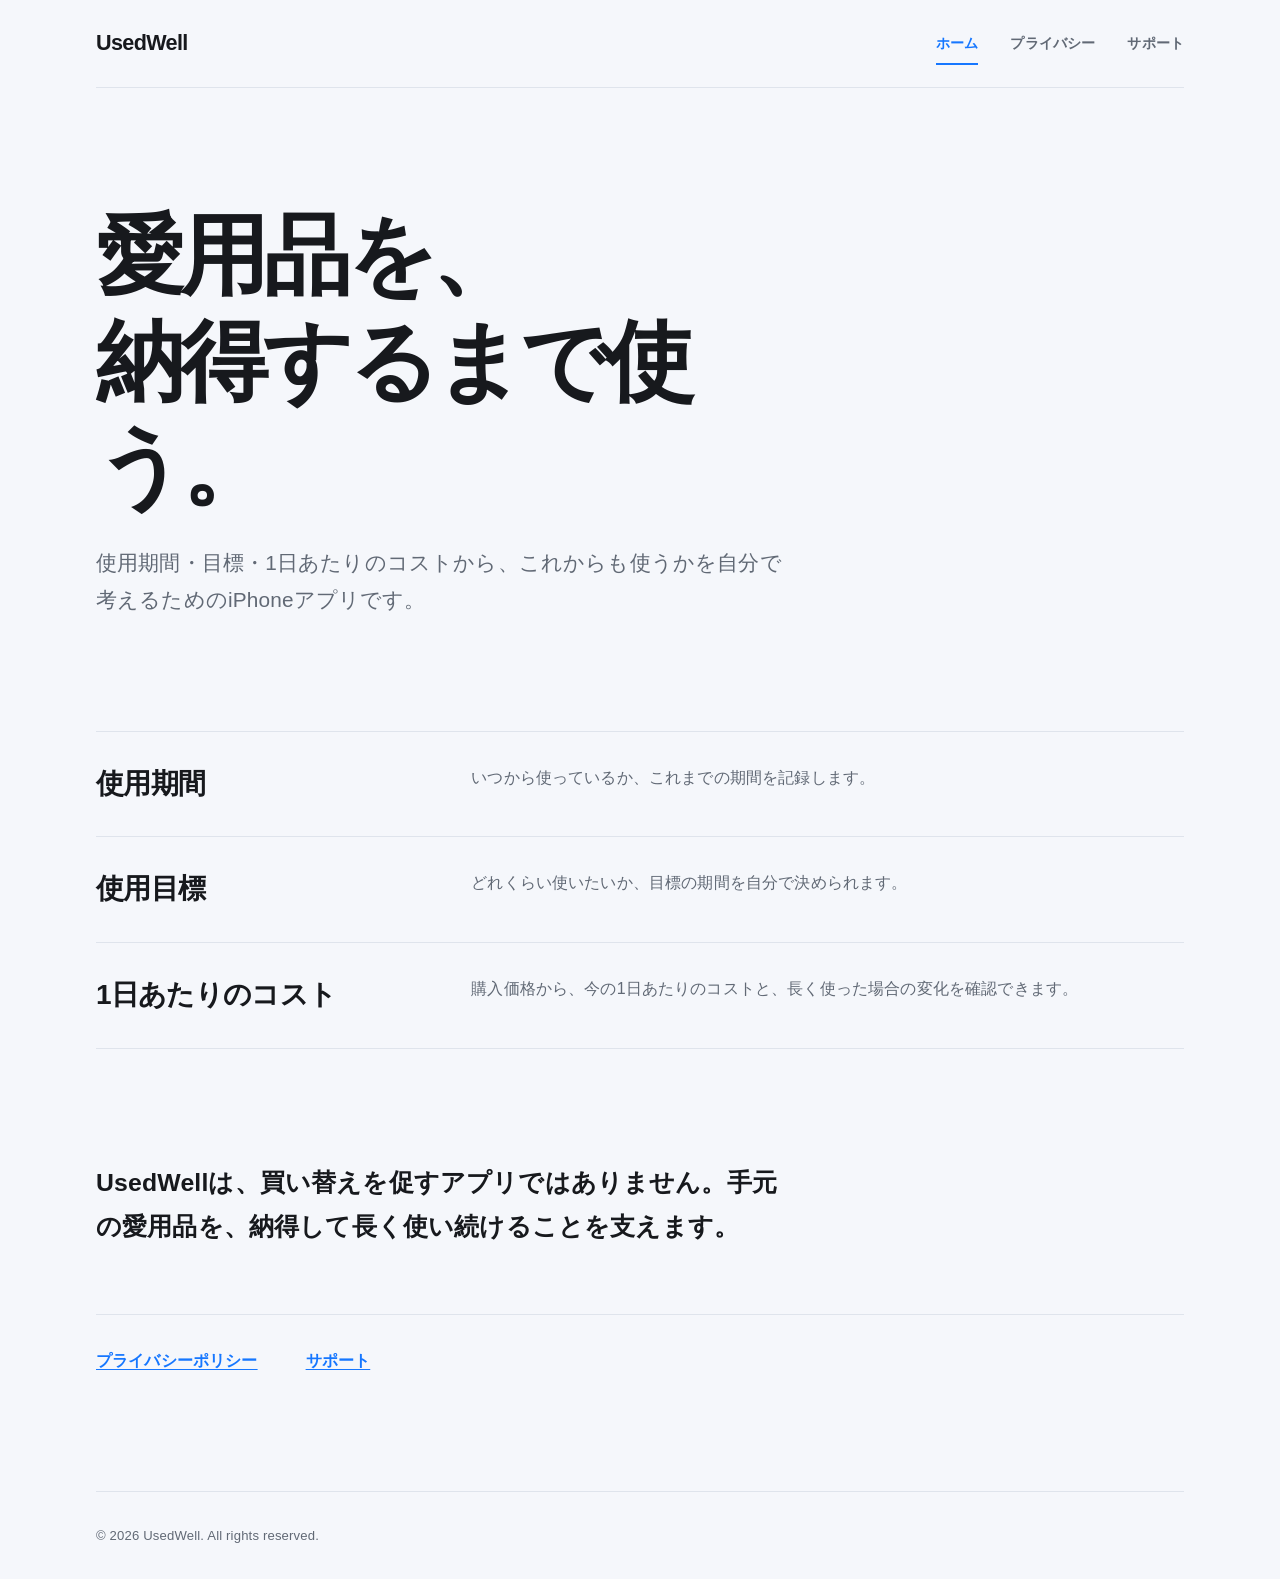
<file: docs/index.html>
<!doctype html>
<html lang="ja">
  <head>
    <meta charset="utf-8">
    <meta name="viewport" content="width=device-width, initial-scale=1">
    <meta name="description" content="愛用品を、納得するまで使うためのiPhoneアプリ UsedWell。">
    <title>UsedWell</title>
    <link rel="stylesheet" href="./styles.css">
  </head>
  <body>
    <header class="site-header">
      <a class="brand" href="./" aria-label="UsedWell ホーム">UsedWell</a>
      <nav class="site-nav" aria-label="メインナビゲーション">
        <a href="./" aria-current="page">ホーム</a>
        <a href="./privacy/">プライバシー</a>
        <a href="./support/">サポート</a>
      </nav>
    </header>
    <main>
      <section class="hero">
        <h1>愛用品を、<br>納得するまで使う。</h1>
        <p class="lead">使用期間・目標・1日あたりのコストから、これからも使うかを自分で考えるためのiPhoneアプリです。</p>
      </section>
      <section class="feature-list" aria-label="UsedWellで確認できること">
        <article class="feature">
          <h2>使用期間</h2>
          <p>いつから使っているか、これまでの期間を記録します。</p>
        </article>
        <article class="feature">
          <h2>使用目標</h2>
          <p>どれくらい使いたいか、目標の期間を自分で決められます。</p>
        </article>
        <article class="feature">
          <h2>1日あたりのコスト</h2>
          <p>購入価格から、今の1日あたりのコストと、長く使った場合の変化を確認できます。</p>
        </article>
      </section>
      <p class="statement">UsedWellは、買い替えを促すアプリではありません。手元の愛用品を、納得して長く使い続けることを支えます。</p>
      <nav class="page-links" aria-label="関連ページ">
        <a href="./privacy/">プライバシーポリシー</a>
        <a href="./support/">サポート</a>
      </nav>
    </main>
    <footer class="site-footer">© 2026 UsedWell. All rights reserved.</footer>
  </body>
</html>
</file>
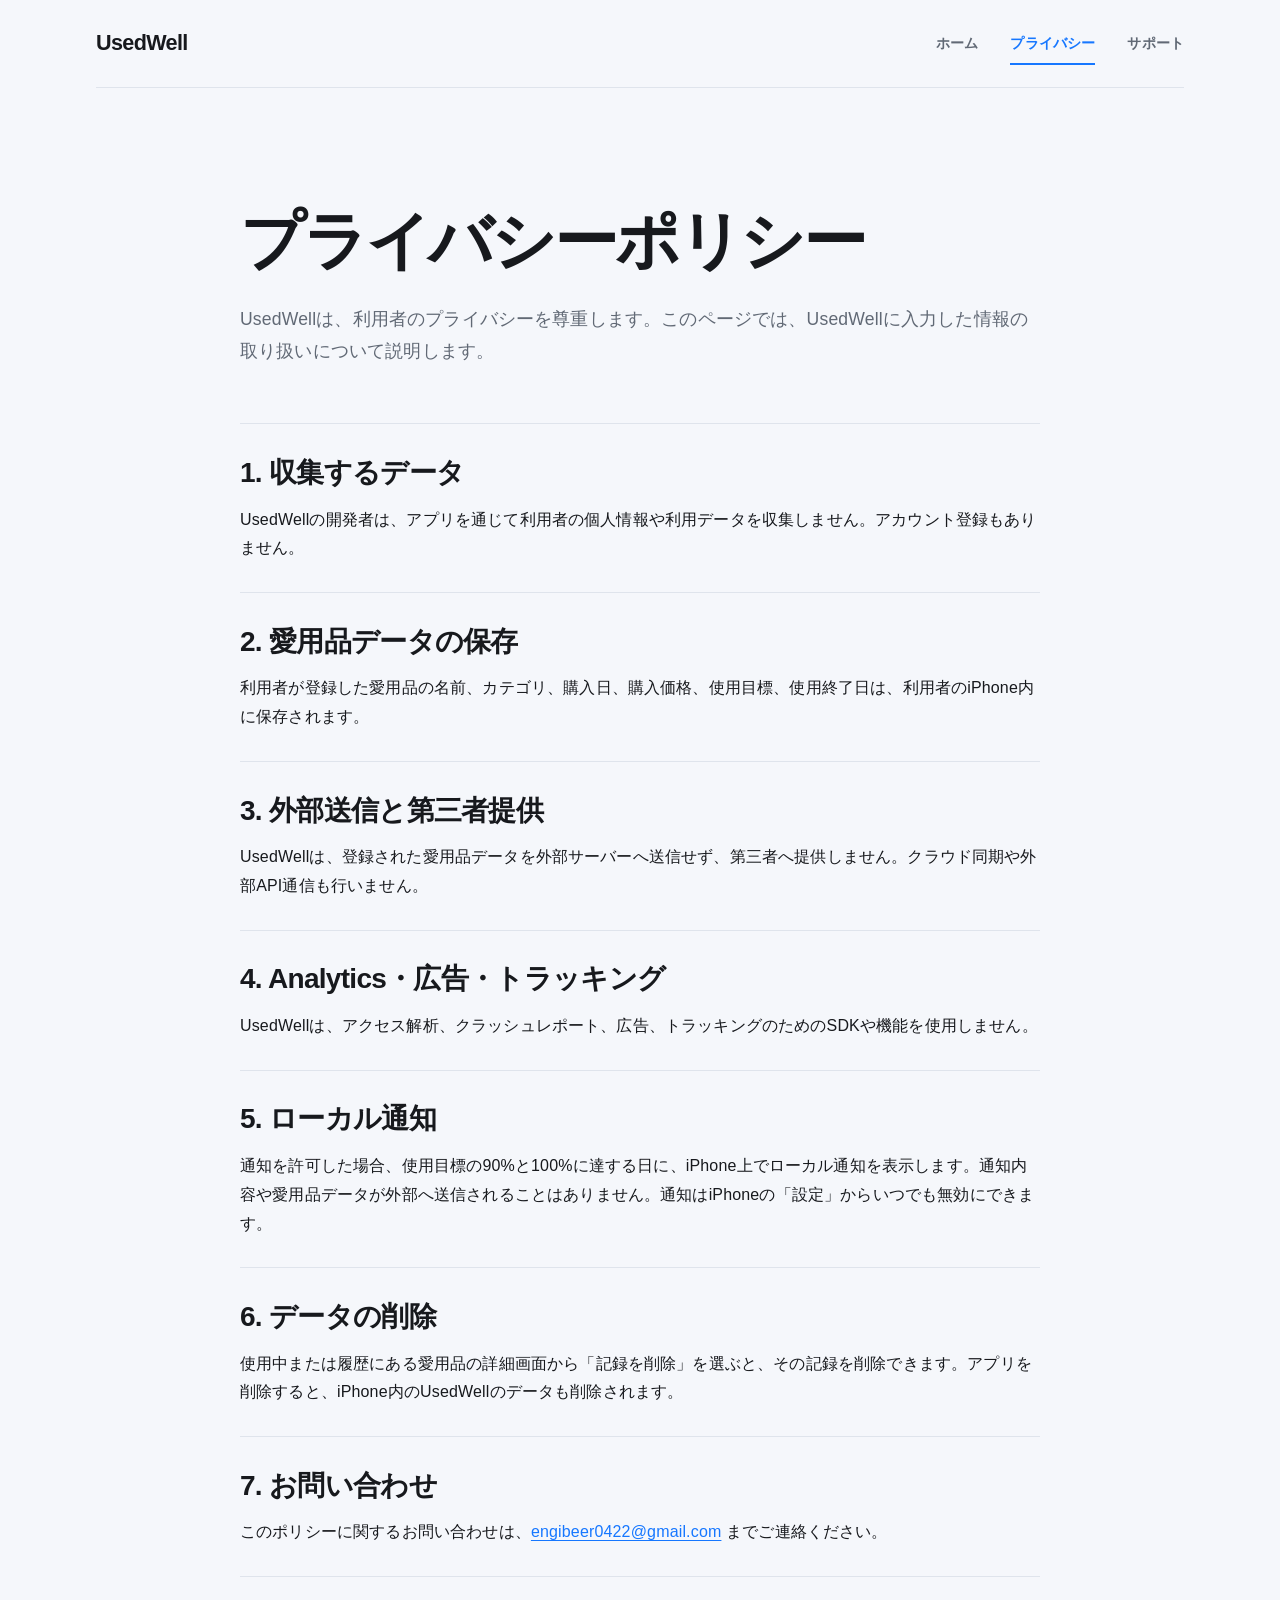
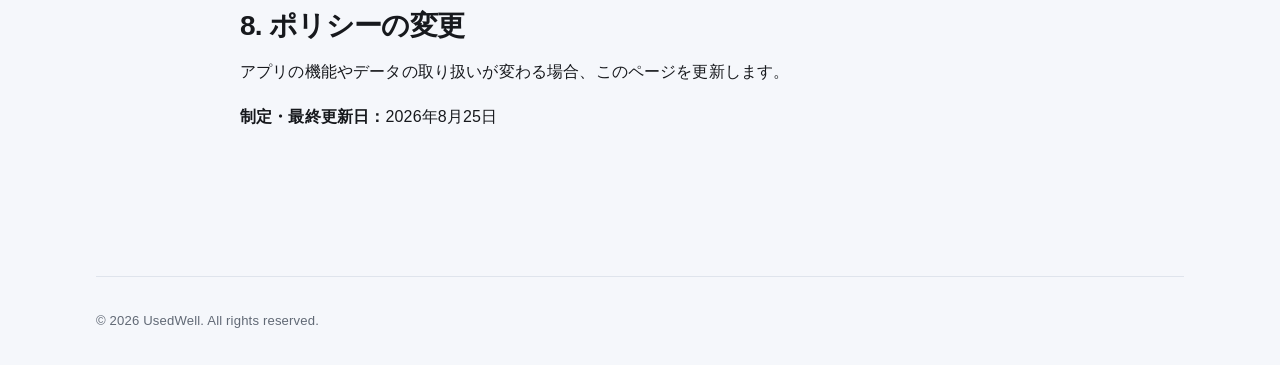
<file: docs/privacy/index.html>
<!doctype html>
<html lang="ja">
  <head>
    <meta charset="utf-8">
    <meta name="viewport" content="width=device-width, initial-scale=1">
    <meta name="description" content="UsedWellのプライバシーポリシー。">
    <title>プライバシーポリシー | UsedWell</title>
    <link rel="stylesheet" href="../styles.css">
  </head>
  <body>
    <header class="site-header">
      <a class="brand" href="../" aria-label="UsedWell ホーム">UsedWell</a>
      <nav class="site-nav" aria-label="メインナビゲーション">
        <a href="../">ホーム</a>
        <a href="./" aria-current="page">プライバシー</a>
        <a href="../support/">サポート</a>
      </nav>
    </header>
    <main class="document">
      <h1>プライバシーポリシー</h1>
      <p class="document-intro">UsedWellは、利用者のプライバシーを尊重します。このページでは、UsedWellに入力した情報の取り扱いについて説明します。</p>
      <section class="policy-section">
        <h2>1. 収集するデータ</h2>
        <p>UsedWellの開発者は、アプリを通じて利用者の個人情報や利用データを収集しません。アカウント登録もありません。</p>
      </section>
      <section class="policy-section">
        <h2>2. 愛用品データの保存</h2>
        <p>利用者が登録した愛用品の名前、カテゴリ、購入日、購入価格、使用目標、使用終了日は、利用者のiPhone内に保存されます。</p>
      </section>
      <section class="policy-section">
        <h2>3. 外部送信と第三者提供</h2>
        <p>UsedWellは、登録された愛用品データを外部サーバーへ送信せず、第三者へ提供しません。クラウド同期や外部API通信も行いません。</p>
      </section>
      <section class="policy-section">
        <h2>4. Analytics・広告・トラッキング</h2>
        <p>UsedWellは、アクセス解析、クラッシュレポート、広告、トラッキングのためのSDKや機能を使用しません。</p>
      </section>
      <section class="policy-section">
        <h2>5. ローカル通知</h2>
        <p>通知を許可した場合、使用目標の90%と100%に達する日に、iPhone上でローカル通知を表示します。通知内容や愛用品データが外部へ送信されることはありません。通知はiPhoneの「設定」からいつでも無効にできます。</p>
      </section>
      <section class="policy-section">
        <h2>6. データの削除</h2>
        <p>使用中または履歴にある愛用品の詳細画面から「記録を削除」を選ぶと、その記録を削除できます。アプリを削除すると、iPhone内のUsedWellのデータも削除されます。</p>
      </section>
      <section class="policy-section">
        <h2>7. お問い合わせ</h2>
        <p>このポリシーに関するお問い合わせは、<a href="mailto:engibeer0422@gmail.com?subject=UsedWell%20Privacy">engibeer0422@gmail.com</a> までご連絡ください。</p>
      </section>
      <section class="policy-section">
        <h2>8. ポリシーの変更</h2>
        <p>アプリの機能やデータの取り扱いが変わる場合、このページを更新します。</p>
        <p><strong>制定・最終更新日：</strong>2026年8月25日</p>
      </section>
    </main>
    <footer class="site-footer">© 2026 UsedWell. All rights reserved.</footer>
  </body>
</html>
</file>
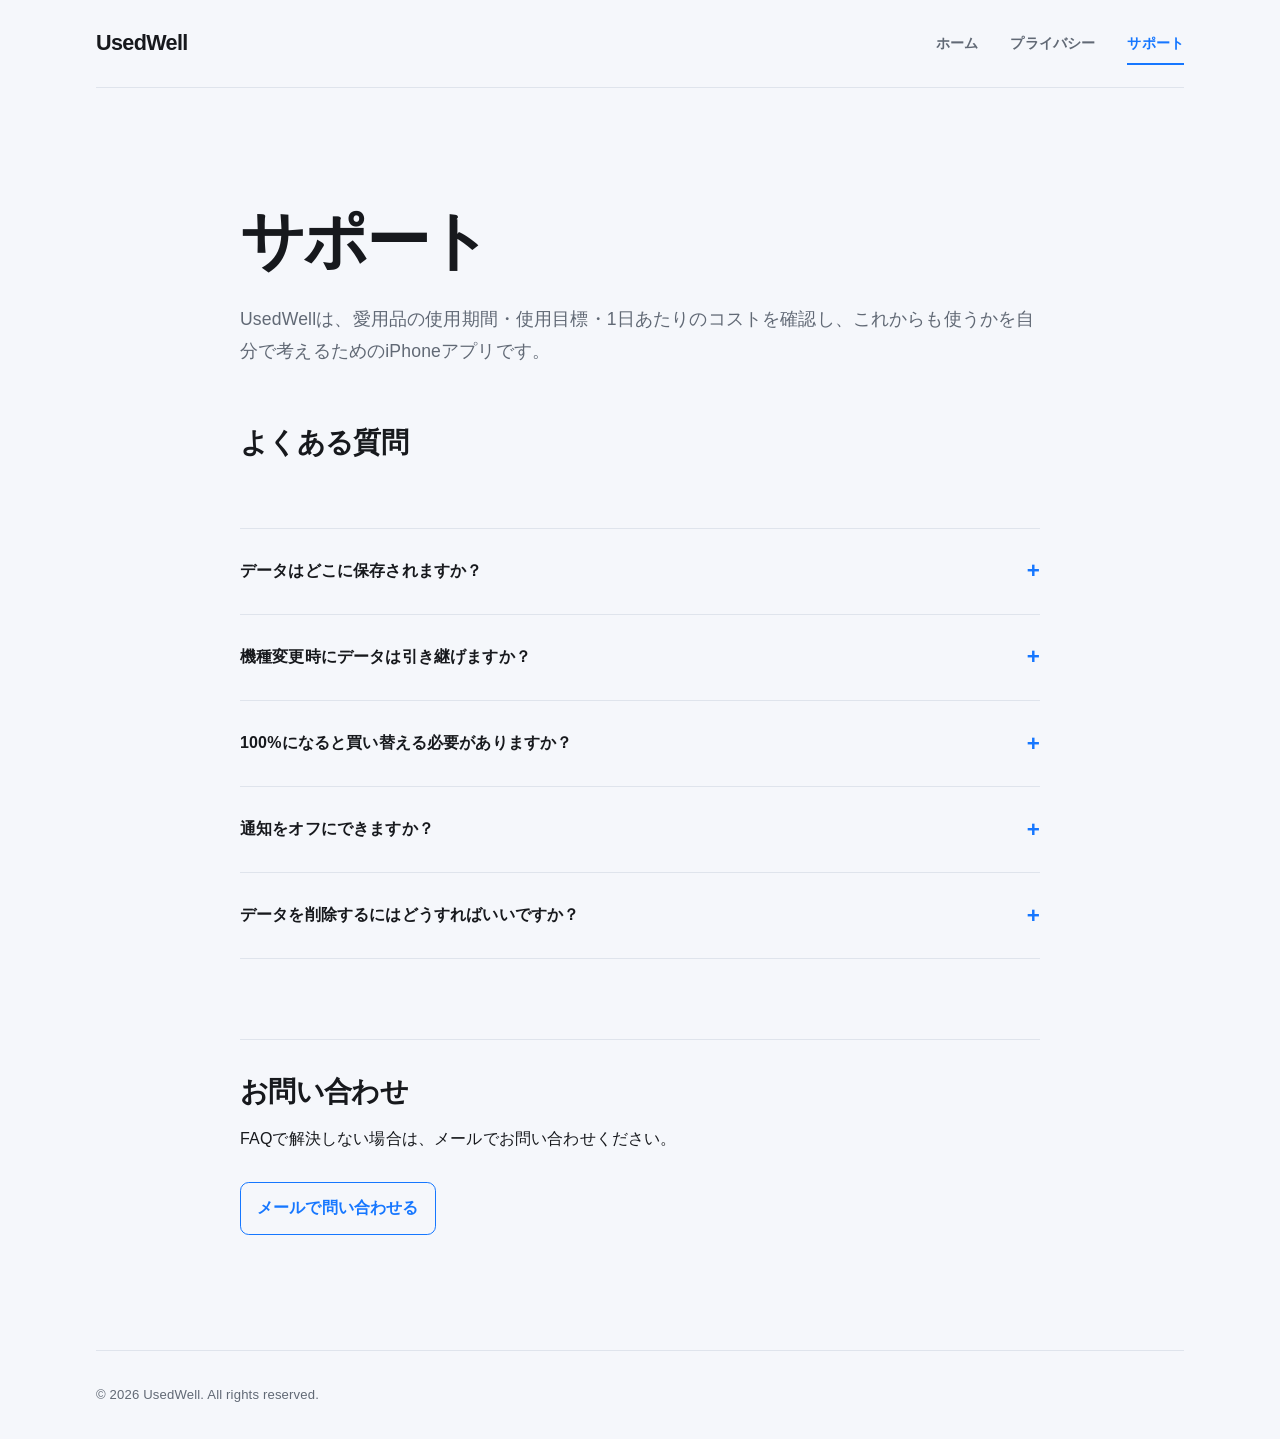
<file: docs/support/index.html>
<!doctype html>
<html lang="ja">
  <head>
    <meta charset="utf-8">
    <meta name="viewport" content="width=device-width, initial-scale=1">
    <meta name="description" content="UsedWellのサポートとよくある質問。">
    <title>サポート | UsedWell</title>
    <link rel="stylesheet" href="../styles.css">
  </head>
  <body>
    <header class="site-header">
      <a class="brand" href="../" aria-label="UsedWell ホーム">UsedWell</a>
      <nav class="site-nav" aria-label="メインナビゲーション">
        <a href="../">ホーム</a>
        <a href="../privacy/">プライバシー</a>
        <a href="./" aria-current="page">サポート</a>
      </nav>
    </header>
    <main class="document">
      <h1>サポート</h1>
      <p class="document-intro">UsedWellは、愛用品の使用期間・使用目標・1日あたりのコストを確認し、これからも使うかを自分で考えるためのiPhoneアプリです。</p>
      <section aria-labelledby="faq-heading">
        <h2 id="faq-heading">よくある質問</h2>
        <div class="faq">
          <details>
            <summary>データはどこに保存されますか？</summary>
            <p>登録した愛用品のデータは、UsedWellを使用しているiPhone内に保存されます。外部サーバーへの送信やクラウド同期は行いません。</p>
          </details>
          <details>
            <summary>機種変更時にデータは引き継げますか？</summary>
            <p>UsedWellには、独自のデータ移行機能やクラウド同期機能はありません。iPhoneのバックアップや移行によるアプリデータの引き継ぎは、Appleが提供する機能と設定に依存します。</p>
          </details>
          <details>
            <summary>100%になると買い替える必要がありますか？</summary>
            <p>いいえ。100%は自分で設定した使用目標を達成したことを示します。買い替え期限ではなく、そのまま使い続けることも前向きな選択です。</p>
          </details>
          <details>
            <summary>通知をオフにできますか？</summary>
            <p>はい。iPhoneの「設定」からUsedWellの通知をオフにできます。通知を許可しなくても、ほかの機能は利用できます。</p>
          </details>
          <details>
            <summary>データを削除するにはどうすればいいですか？</summary>
            <p>使用中または履歴にある愛用品を開き、詳細画面の「記録を削除」を選んでください。確認後、その記録が完全に削除されます。</p>
          </details>
        </div>
      </section>
      <section class="contact">
        <h2>お問い合わせ</h2>
        <p>FAQで解決しない場合は、メールでお問い合わせください。</p>
        <a class="mail-link" href="mailto:engibeer0422@gmail.com?subject=UsedWell%20Support">メールで問い合わせる</a>
      </section>
    </main>
    <footer class="site-footer">© 2026 UsedWell. All rights reserved.</footer>
  </body>
</html>
</file>
<file: docs/styles.css>
:root {
  color-scheme: light;
  --background: #f5f7fb;
  --surface: #ffffff;
  --text: #17191d;
  --muted: #616975;
  --line: #dfe4ec;
  --accent: #1677ff;
  --content: 68rem;
  font-family: -apple-system, BlinkMacSystemFont, "Helvetica Neue", "Yu Gothic", YuGothic,
    sans-serif;
}

* {
  box-sizing: border-box;
}

html {
  background: var(--background);
  scroll-behavior: smooth;
}

body {
  display: grid;
  grid-template-rows: auto 1fr auto;
  min-height: 100vh;
  margin: 0;
  color: var(--text);
  background: var(--background);
  font-size: 1rem;
  line-height: 1.8;
  letter-spacing: 0.01em;
}

a {
  color: var(--accent);
  text-decoration-thickness: 0.08em;
  text-underline-offset: 0.2em;
}

a:hover {
  text-decoration-thickness: 0.12em;
}

a:focus-visible,
summary:focus-visible {
  outline: 3px solid color-mix(in srgb, var(--accent) 35%, transparent);
  outline-offset: 4px;
}

.site-header,
.site-footer,
main {
  width: min(calc(100% - 3rem), var(--content));
  margin-inline: auto;
}

.site-header {
  display: flex;
  align-items: center;
  justify-content: space-between;
  min-height: 5.5rem;
  border-bottom: 1px solid var(--line);
}

.brand {
  color: var(--text);
  font-size: 1.35rem;
  font-weight: 750;
  letter-spacing: -0.03em;
  text-decoration: none;
}

.site-nav {
  display: flex;
  gap: 2rem;
  font-size: 0.9rem;
  font-weight: 600;
}

.site-nav a {
  position: relative;
  color: var(--muted);
  text-decoration: none;
}

.site-nav a[aria-current="page"] {
  color: var(--accent);
}

.site-nav a[aria-current="page"]::after {
  position: absolute;
  right: 0;
  bottom: -0.55rem;
  left: 0;
  height: 2px;
  background: var(--accent);
  content: "";
}

main {
  padding-block: clamp(4rem, 9vw, 8rem);
}

.hero {
  max-width: 52rem;
}

h1,
h2,
h3,
p {
  margin-top: 0;
}

h1 {
  max-width: 15ch;
  margin-bottom: 1.5rem;
  font-size: clamp(2.7rem, 7vw, 5.5rem);
  line-height: 1.2;
  letter-spacing: -0.05em;
}

.document h1 {
  max-width: none;
  font-size: clamp(2.4rem, 5vw, 4.4rem);
}

h2 {
  margin-bottom: 0.75rem;
  font-size: clamp(1.35rem, 2.4vw, 1.75rem);
  line-height: 1.45;
  letter-spacing: -0.025em;
}

.lead {
  max-width: 44rem;
  margin-bottom: 0;
  color: var(--muted);
  font-size: clamp(1.08rem, 2vw, 1.3rem);
}

.feature-list {
  margin: clamp(4rem, 9vw, 7rem) 0;
  border-top: 1px solid var(--line);
}

.feature {
  display: grid;
  grid-template-columns: minmax(10rem, 0.65fr) 1.35fr;
  gap: 2rem;
  padding-block: 2rem;
  border-bottom: 1px solid var(--line);
}

.feature h2,
.feature p {
  margin-bottom: 0;
}

.feature p {
  color: var(--muted);
}

.statement {
  max-width: 44rem;
  margin-bottom: 4rem;
  font-size: clamp(1.2rem, 2.5vw, 1.55rem);
  font-weight: 650;
}

.page-links {
  display: flex;
  flex-wrap: wrap;
  gap: 1.5rem 3rem;
  padding-top: 2rem;
  border-top: 1px solid var(--line);
  font-weight: 650;
}

.document {
  max-width: 50rem;
}

.document-intro {
  margin-bottom: 3.5rem;
  color: var(--muted);
  font-size: 1.1rem;
}

.policy-section {
  padding-block: 1.8rem;
  border-top: 1px solid var(--line);
}

.policy-section p:last-child,
.policy-section ul:last-child {
  margin-bottom: 0;
}

.policy-section ul {
  padding-left: 1.4rem;
}

.faq {
  margin-top: 4rem;
  border-top: 1px solid var(--line);
}

.faq details {
  border-bottom: 1px solid var(--line);
}

.faq summary {
  display: flex;
  align-items: center;
  justify-content: space-between;
  gap: 1rem;
  padding-block: 1.4rem;
  font-weight: 650;
  cursor: pointer;
  list-style: none;
}

.faq summary::-webkit-details-marker {
  display: none;
}

.faq summary::after {
  flex: 0 0 auto;
  color: var(--accent);
  font-size: 1.4rem;
  content: "+";
}

.faq details[open] summary::after {
  content: "−";
}

.faq details p {
  max-width: 43rem;
  margin-bottom: 1.6rem;
  color: var(--muted);
}

.contact {
  margin-top: 5rem;
  padding-top: 2rem;
  border-top: 1px solid var(--line);
}

.mail-link {
  display: inline-block;
  margin-top: 0.75rem;
  padding: 0.7rem 1rem;
  border: 1px solid var(--accent);
  border-radius: 0.55rem;
  font-weight: 650;
  text-decoration: none;
}

.site-footer {
  padding-block: 2rem;
  border-top: 1px solid var(--line);
  color: var(--muted);
  font-size: 0.82rem;
}

@media (max-width: 42rem) {
  .site-header,
  .site-footer,
  main {
    width: min(calc(100% - 2rem), var(--content));
  }

  .site-header {
    align-items: flex-start;
    flex-direction: column;
    justify-content: center;
    gap: 0.75rem;
    padding-block: 1rem;
  }

  .site-nav {
    width: 100%;
    justify-content: space-between;
    gap: 0.75rem;
    font-size: 0.82rem;
  }

  main {
    padding-block: 3.5rem;
  }

  h1 {
    font-size: clamp(2.5rem, 14vw, 4rem);
  }

  .feature {
    grid-template-columns: 1fr;
    gap: 0.5rem;
  }
}

@media (prefers-reduced-motion: reduce) {
  html {
    scroll-behavior: auto;
  }
}
</file>
